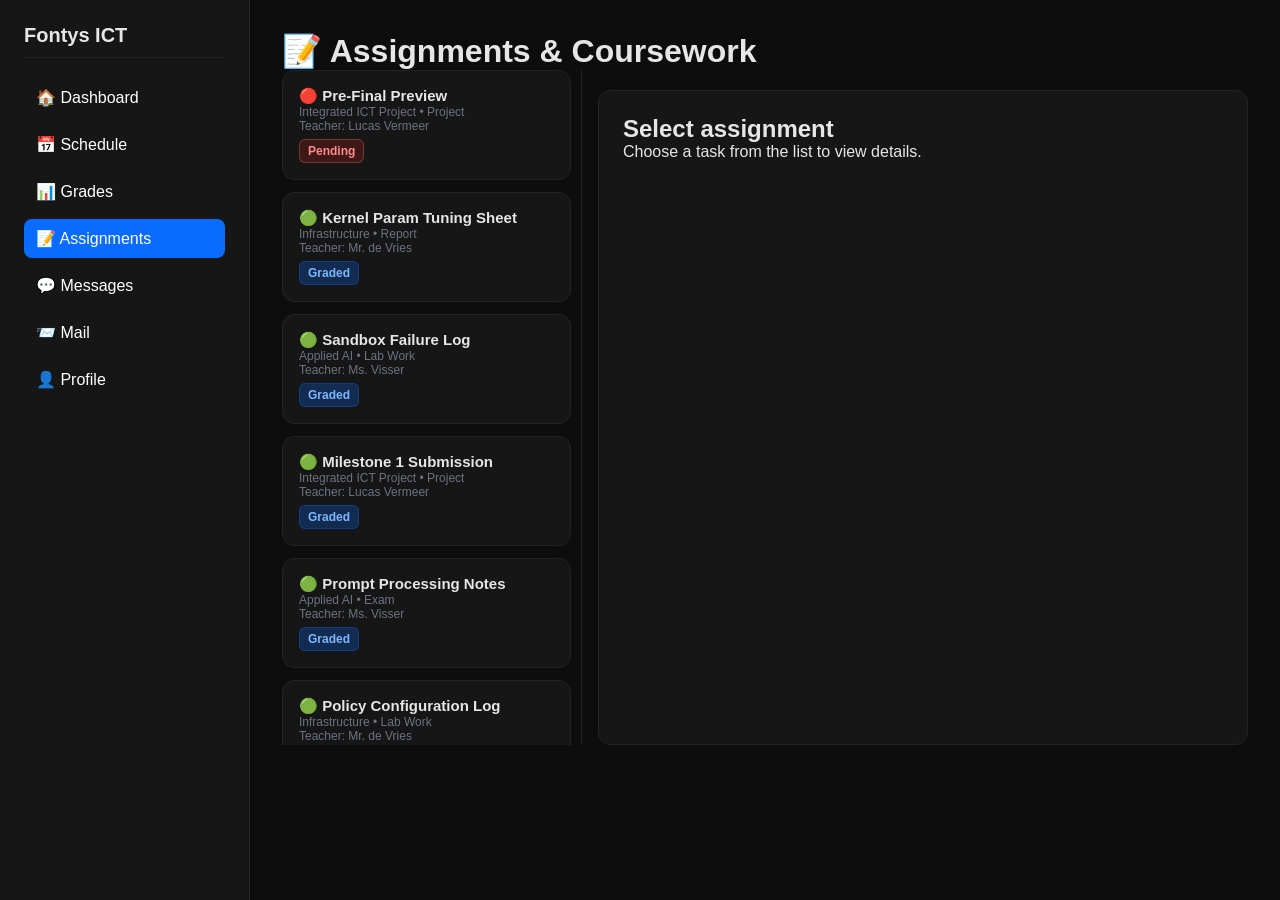
<file: assignments.html>
<!DOCTYPE html>
<html lang="en">
<head>
<meta charset="UTF-8">
<title>📝 Assignments</title>
<link rel="stylesheet" href="style.css">
<script src="script.js" defer></script>
<script src="assignments.js" defer></script>
</head>
<body>

<span id="burger" onclick="menuToggle()">☰</span>

<div class="app">

<aside>
<div class="nav-title">Fontys ICT</div>
<nav>
<a href="index.html">🏠 Dashboard</a>
<a href="schedule.html">📅 Schedule</a>
<a href="grades.html">📊 Grades</a>
<a class="active" href="assignments.html">📝 Assignments</a>
<a href="messages.html">💬 Messages</a>
<a href="mail.html">📨 Mail</a>
<a href="profile.html">👤 Profile</a>
</nav>
</aside>

<main>
<h1>📝 Assignments & Coursework</h1>

<div class="assign-layout">

  <!-- LEFT LIST -->
  <div class="assign-sidebar" id="assignList"></div>

  <!-- RIGHT PANEL (EMPTY, JS FILLS IT) -->
  <div class="assign-view" id="assignView">
      <h2>Select assignment</h2>
      <p class="muted">Choose a task from the list to view details.</p>
  </div>

</div>

</main>
</div>

</body>
</html>
</file>
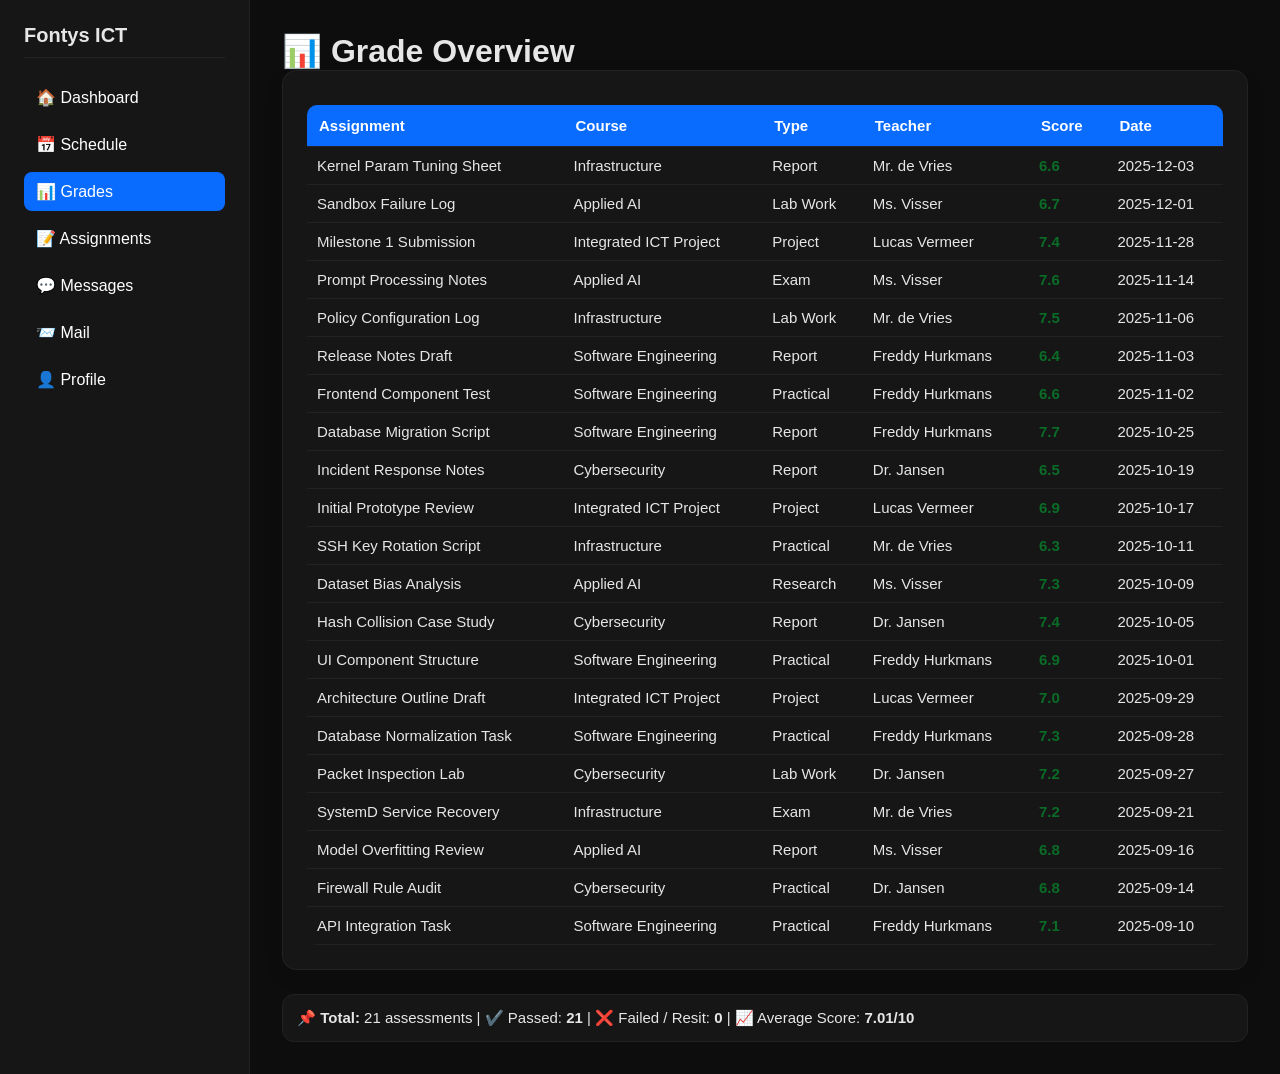
<file: grades.html>
<!DOCTYPE html>
<html lang="en">
<head>
<meta charset="UTF-8">
<title>📊 Grades</title>

<link rel="stylesheet" href="style.css">
<script src="script.js" defer></script>
<script src="grades.js" defer></script>
</head>

<body>
<span id="burger" onclick="menuToggle()">☰</span>

<div class="app">
  
  <aside>
    <div class="nav-title">Fontys ICT</div>
    <nav>
      <a href="index.html">🏠 Dashboard</a>
      <a href="schedule.html">📅 Schedule</a>
      <a href="grades.html" class="active">📊 Grades</a>
      <a href="assignments.html">📝 Assignments</a>
      <a href="messages.html">💬 Messages</a>
      <a href="mail.html">📨 Mail</a>
      <a href="profile.html">👤 Profile</a>
    </nav>
  </aside>

  <main>
    <h1>📊 Grade Overview</h1>

    <!-- MAIN GRADE TABLE -->
    <div class="card">
      <table class="grades-table">
        <thead>
          <tr>
            <th>Assignment</th>
            <th>Course</th>
            <th>Type</th>
            <th>Teacher</th>
            <th>Score</th>
            <th>Date</th>
          </tr>
        </thead>

        <!-- JS injects rows here -->
        <tbody id="grades_table"></tbody>

      </table>
    </div>

    <!-- SUMMARY LINE -->
    <div id="gradeStats" class="grade-summary"></div>

  </main>

</div>

</body>
</html>
</file>
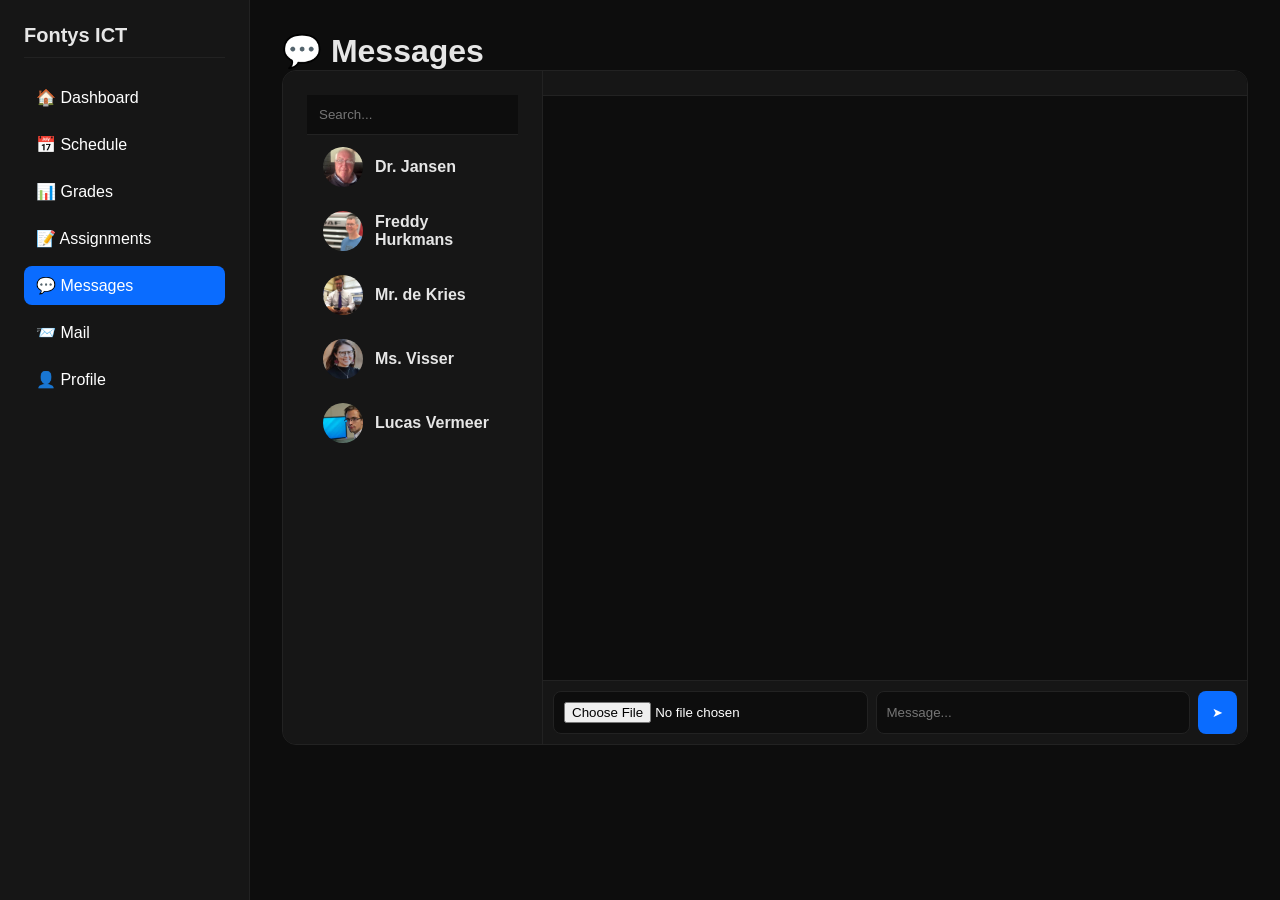
<file: messages.html>
<!DOCTYPE html>
<html lang="en">
<head>
<meta charset="UTF-8">
<title>💬 Messages</title>
<link rel="stylesheet" href="style.css">
<script src="script.js?v=11" defer></script>
</head>
<body>
<span id="burger" onclick="menuToggle()">☰</span>

<div class="app">
<aside>
<div class="nav-title">Fontys ICT</div>
<nav>
<a href="index.html">🏠 Dashboard</a>
<a href="schedule.html">📅 Schedule</a>
<a href="grades.html">📊 Grades</a>
<a href="assignments.html">📝 Assignments</a>
<a class="active" href="messages.html">💬 Messages</a>
<a href="mail.html">📨 Mail</a>
<a href="profile.html">👤 Profile</a>
</nav>
</aside>

<main>
<h1>💬 Messages</h1>

<div class="msg-layout">

  <!-- CONTACT LIST -->
  <aside class="msg-sidebar" id="chatList">

    <div class="msg-search"><input type="text" placeholder="Search..."></div>

    <div class="msg-person" onclick="openDialog('jansen')">
      <img src="q3.png" class="avatar img">
      <div class="info">
        <b>Dr. Jansen</b>
        <small id="prev-jansen"></small>
      </div>
      <span class="badge" id="new-jansen" style="display:none;">1</span>
    </div>

    <div class="msg-person" onclick="openDialog('hurkmans')">
      <img src="q1.png" class="avatar img">
      <div class="info">
        <b>Freddy Hurkmans</b>
        <small id="prev-hurkmans"></small>
      </div>
      <span class="badge" id="new-hurkmans" style="display:none;">1</span>
    </div>

    <div class="msg-person" onclick="openDialog('devries')">
      <img src="q4.png" class="avatar img">
      <div class="info">
        <b>Mr. de Kries</b>
        <small id="prev-devries"></small>
      </div>
    </div>

    <div class="msg-person" onclick="openDialog('visser')">
      <img src="q5.png" class="avatar img">
      <div class="info">
        <b>Ms. Visser</b>
        <small id="prev-visser"></small>
      </div>
    </div>

    <div class="msg-person" onclick="openDialog('vermeer')">
      <img src="q2.png" class="avatar img">
      <div class="info">
        <b>Lucas Vermeer</b>
        <small id="prev-vermeer"></small>
      </div>
    </div>

  </aside>

  <!-- CHAT WINDOW -->
  <section class="msg-window">
    <header class="msg-topbar">
      
      <div>
        <h2 id="chatTitle"></h2>
        <span id="chatSubtitle"></span>
      </div>
    </header>

    <div class="msg-messages" id="chatWindow"></div>

    <footer class="msg-input-area">
      <input type="file" id="fileUpload">
      <input id="chatInput" placeholder="Message...">
      <button id="sendMsg">➤</button>
    </footer>
  </section>

</div>
</main>
</div>
</body>
</html>
</file>
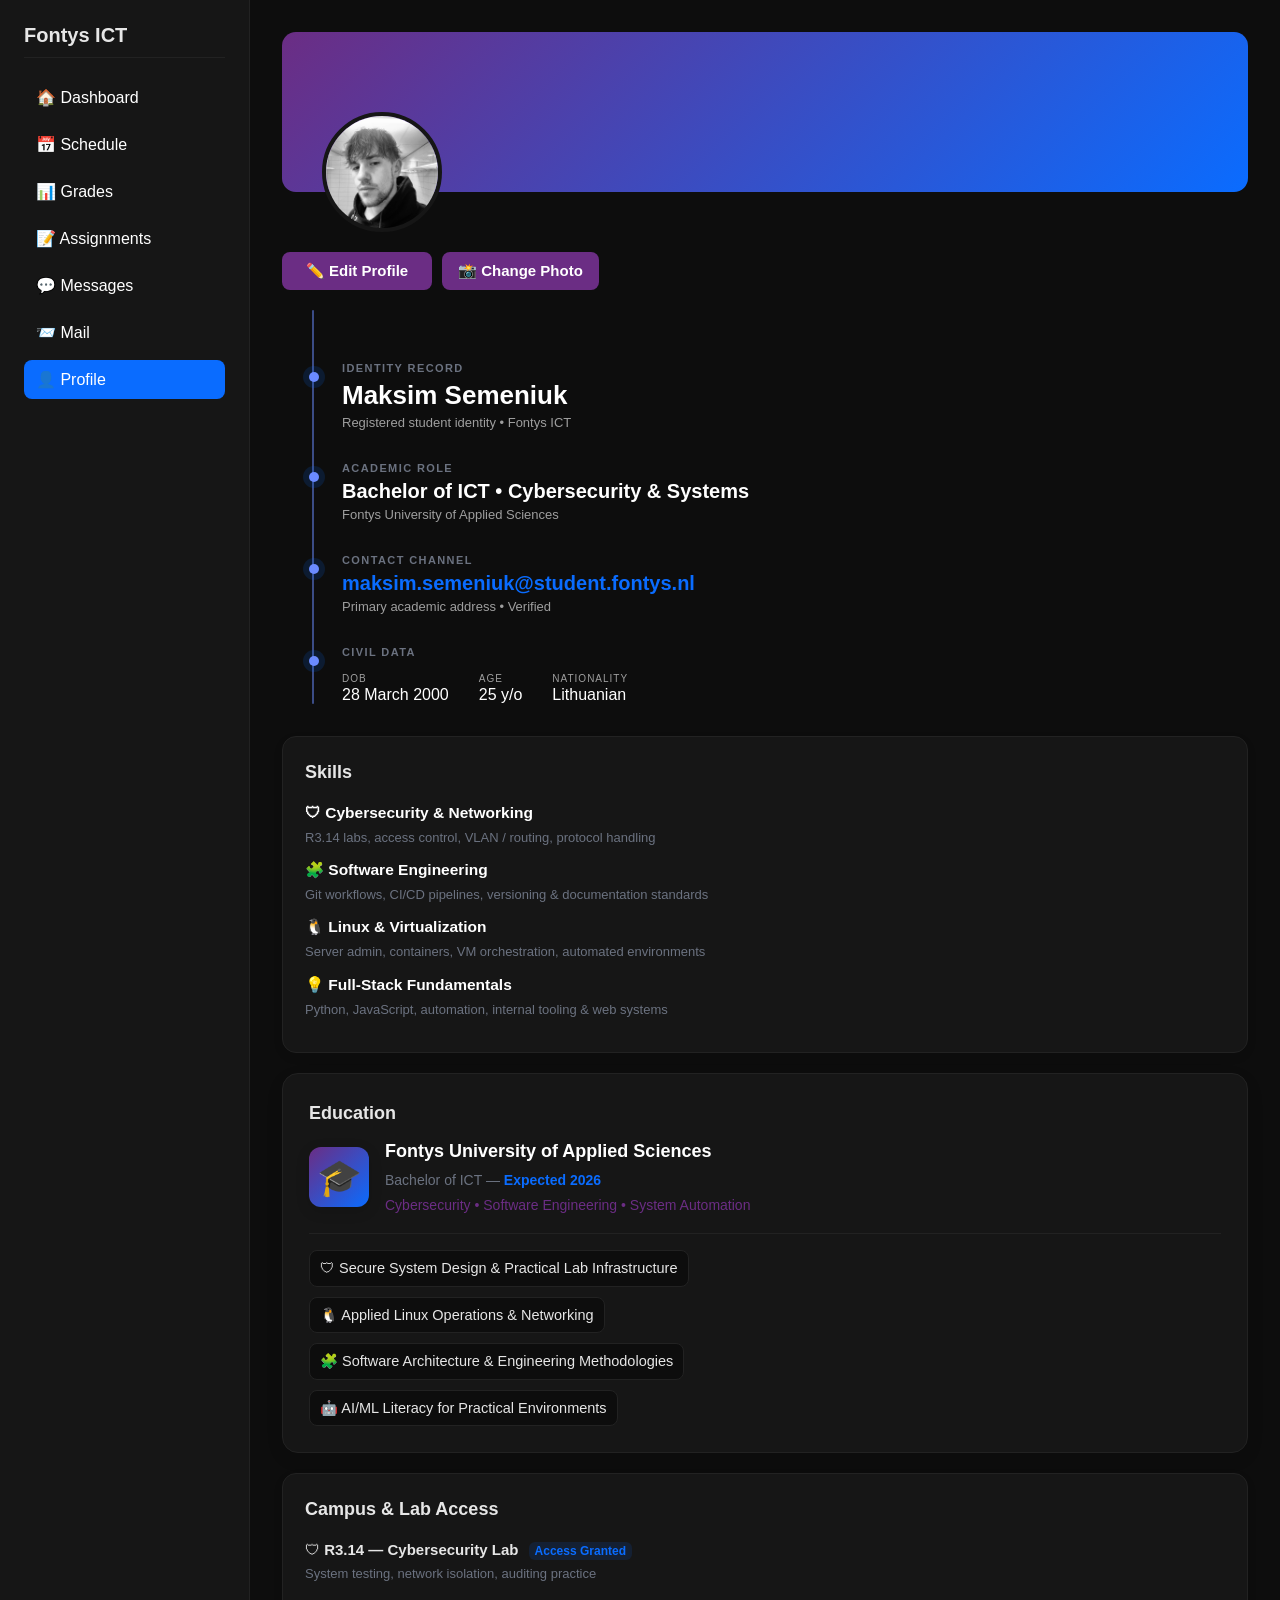
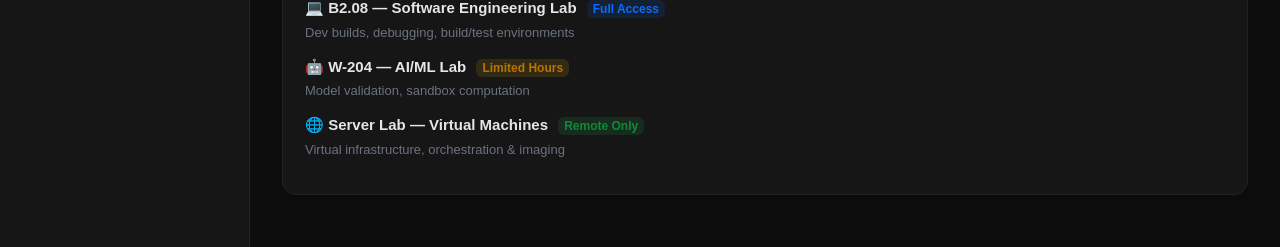
<file: profile.html>
<!DOCTYPE html>
<html lang="en">
<head>
<meta charset="UTF-8">
<title>👤 Student Profile</title>
<link rel="stylesheet" href="style.css">
<script src="script.js" defer></script>
</head>
<body>

<span id="burger" onclick="menuToggle()">☰</span>

<div class="app">

<aside>
<div class="nav-title">Fontys ICT</div>
<nav>
<a href="index.html">🏠 Dashboard</a>
<a href="schedule.html">📅 Schedule</a>
<a href="grades.html">📊 Grades</a>
<a href="assignments.html">📝 Assignments</a>
<a href="messages.html">💬 Messages</a>
<a href="mail.html">📨 Mail</a>
<a class="active" href="profile.html">👤 Profile</a>
</nav>
</aside>

<main class="profile-main">

<!-- HEADER -->
<div class="profile-header">
    <div class="profile-banner"></div>

    <div class="profile-avatar-wrap">
        <img id="avatarPreview" class="profile-avatar" src="avatar.png" alt="avatar">
    </div>
</div>


<!-- ACTION BAR (Edit + Change Photo) -->
<div class="profile-actions">
    <button id="editProfileBtn" class="edit-btn">✏️ Edit Profile</button>

    <label class="avatar-side-btn">
        📸 Change Photo
        <input type="file" id="avatarUpload" accept="image/*">
    </label>
</div>


<!-- ===== PROFILE INFORMATION (FULL REWORK) ===== -->
<section class="identity-block">

  <div class="id-line"></div>

  <div class="id-section">
    <h4 class="id-label">IDENTITY RECORD</h4>
    <div class="id-value name">Maksim Semeniuk</div>
    <div class="id-meta">Registered student identity • Fontys ICT</div>
  </div>

  <div class="id-section">
    <h4 class="id-label">ACADEMIC ROLE</h4>
    <div class="id-value">Bachelor of ICT • Cybersecurity & Systems</div>
    <div class="id-meta">Fontys University of Applied Sciences</div>
  </div>

  <div class="id-section">
    <h4 class="id-label">CONTACT CHANNEL</h4>
    <div class="id-value contact">maksim.semeniuk@student.fontys.nl</div>
    <div class="id-meta">Primary academic address • Verified</div>
  </div>

  <div class="id-section">
    <h4 class="id-label">CIVIL DATA</h4>
    <div class="id-grid">
      <div class="id-group">
        <span>DOB</span>
        <p>28 March 2000</p>
      </div>
      <div class="id-group">
        <span>AGE</span>
        <p>25 y/o</p>
      </div>
      <div class="id-group">
        <span>NATIONALITY</span>
        <p>Lithuanian</p>
      </div>
    </div>
  </div>

</section>



<!-- SKILLS (locked) -->
<div class="profile-section pretty-block">
  <h3>Skills</h3>
  <ul class="pretty-list">
    <li><span>🛡 Cybersecurity & Networking</span><br><small>R3.14 labs, access control, VLAN / routing, protocol handling</small></li>
    <li><span>🧩 Software Engineering</span><br><small>Git workflows, CI/CD pipelines, versioning & documentation standards</small></li>
    <li><span>🐧 Linux & Virtualization</span><br><small>Server admin, containers, VM orchestration, automated environments</small></li>
    <li><span>💡 Full-Stack Fundamentals</span><br><small>Python, JavaScript, automation, internal tooling & web systems</small></li>
  </ul>
</div>

<!-- EDUCATION (locked / redesigned) -->
<div class="profile-section edu-block">
  <h3>Education</h3>

  <div class="edu-header">
    <div class="edu-icon">🎓</div>
    <div class="edu-info">
      <div class="edu-title">Fontys University of Applied Sciences</div>
      <div class="edu-sub">Bachelor of ICT — <span>Expected 2026</span></div>
      <div class="edu-focus">Cybersecurity • Software Engineering • System Automation</div>
    </div>
  </div>

  <hr class="edu-line">

  <ul class="edu-list">
    <li><span>🛡 Secure System Design & Practical Lab Infrastructure</span></li>
    <li><span>🐧 Applied Linux Operations & Networking</span></li>
    <li><span>🧩 Software Architecture & Engineering Methodologies</span></li>
    <li><span>🤖 AI/ML Literacy for Practical Environments</span></li>
  </ul>
</div>


<!-- LAB ACCESS (locked) -->
<div class="profile-section pretty-block">
  <h3>Campus & Lab Access</h3>
  <div class="pretty-labs">
    <div>🛡 <b>R3.14 — Cybersecurity Lab</b> <span class="tag allowed">Access Granted</span><br><small>System testing, network isolation, auditing practice</small></div>
    <div>💻 <b>B2.08 — Software Engineering Lab</b> <span class="tag allowed">Full Access</span><br><small>Dev builds, debugging, build/test environments</small></div>
    <div>🤖 <b>W-204 — AI/ML Lab</b> <span class="tag limited">Limited Hours</span><br><small>Model validation, sandbox computation</small></div>
    <div>🌐 <b>Server Lab — Virtual Machines</b> <span class="tag remote">Remote Only</span><br><small>Virtual infrastructure, orchestration & imaging</small></div>
  </div>
</div>




</main>
</div>

</body>
</html>
</file>
<file: style.css>
:root{
  --primary:#6b2d84;
  --secondary:#0a6cff;
  --bg:#f4f6fa;
  --card:#ffffff;
  --text:#1f2937;
  --muted:#6b7280;
  --border:#e5e7eb;
  --danger:#b91c1c;
}

/* DARK THEME */
[data-theme="dark"]{
  --bg:#0f0f0f;
  --card:#1c1c1c;
  --text:#e6e6e6;
  --border:#2d2d2d;
}

/* GLOBAL */
*{margin:0;padding:0;box-sizing:border-box}
body{font-family:Inter,sans-serif;background:var(--bg);color:var(--text);}
a{text-decoration:none}

/* LAYOUT */
.app{display:flex;min-height:100vh}
aside{
  width:250px;background:var(--card);
  border-right:1px solid var(--border);
  padding:24px;display:flex;flex-direction:column;
}
.nav-title{
  font-weight:700;font-size:20px;margin-bottom:20px;
  border-bottom:1px solid var(--border);padding-bottom:10px;
}
.nav-section{margin-top:20px;margin-bottom:4px;font-size:12px;color:var(--muted);text-transform:uppercase}
aside nav a{
  display:flex;gap:10px;align-items:center;
  padding:10px 12px;border-radius:8px;margin-bottom:8px;
  color:var(--text);
}
aside nav a:hover,aside nav a.active{
  background:var(--secondary);color:white;
}

/* MOBILE MENU */
#burger{display:none}
@media(max-width:900px){
  .app{flex-direction:column}
  aside{
    position:fixed;left:-250px;top:0;height:100vh;
    transition:.3s;z-index:50;
  }
  aside.open{left:0}
  #burger{
    display:block;position:fixed;top:16px;left:16px;
    font-size:26px;cursor:pointer;z-index:60;
  }
}

/* MAIN AREA */
main{flex:1;padding:32px;}
.card{
  background:var(--card);border-radius:14px;padding:24px;
  border:1px solid var(--border);
  box-shadow:0 8px 24px rgba(0,0,0,.05);
  margin-bottom:24px;
}

/* CALENDAR */
.month-grid{
  display:grid;grid-template-columns:repeat(7,1fr);
  gap:6px;margin-top:10px;
}
.day-header{
  background:var(--secondary);color:white;
  text-align:center;padding:6px;border-radius:8px;font-weight:600;
}
.day{background:var(--card);padding:10px;border-radius:8px;border:1px solid var(--border)}
.lesson{font-size:12px;color:var(--secondary);margin-top:6px;font-weight:600}

/* CHAT */
.chat-container{
  background:var(--card);padding:16px;border-radius:14px;
  border:1px solid var(--border);height:70vh;
  display:flex;flex-direction:column;
}
.chat-messages{flex:1;overflow:auto;margin-bottom:12px;}
.msg{
  padding:10px 14px;margin-bottom:10px;border-radius:12px;max-width:70%;
}
.from-teacher{background:var(--secondary);color:white;align-self:flex-start}
.from-student{background:var(--primary);color:white;align-self:flex-end}
.chat-input{display:flex;gap:6px}
.chat-input input{flex:1;padding:10px;border-radius:8px;border:1px solid var(--border)}
.chat-input button{padding:10px 14px;border:none;background:var(--secondary);color:white;border-radius:8px;cursor:pointer}

/* MAIL */
.mail-layout{display:flex;height:70vh;border:1px solid var(--border);border-radius:14px;overflow:hidden}
.mail-sidebar{width:180px;background:var(--card);border-right:1px solid var(--border)}
.mail-sidebar button{
  display:block;width:100%;padding:12px;background:none;border:none;
  text-align:left;cursor:pointer;color:var(--text);
}
.mail-sidebar button:hover{background:var(--secondary);color:white}
.mail-list{width:260px;border-right:1px solid var(--border);overflow-y:auto}
.mail-item{
  padding:12px;border-bottom:1px solid var(--border);
  cursor:pointer;
}
.mail-item:hover{background:var(--secondary);color:white}
.mail-content{flex:1;padding:20px;overflow-y:auto}

/* ASSIGNMENTS */
.assignment{
  padding:14px;border-radius:10px;border:1px solid var(--border);
  background:var(--card);margin-bottom:10px;cursor:pointer;
}
.assignment-details{
  padding:12px;background:var(--bg);margin-top:10px;border-radius:8px;display:none;
}

/* UPLOAD */
.upload-box{
  text-align:center;border:1px dashed var(--border);
  padding:12px;margin-top:10px;border-radius:8px;
}

/* ===== WHATSAPP CHAT STYLE ===== */

.chat-container.whatsapp{
  border-radius:20px;
  border:1px solid var(--border);
  overflow:hidden;
  background:var(--card);
  position:relative;
}

.chat-messages .msg-wrap{
  display:flex;
  align-items:flex-end;
  margin-bottom:14px;
}

.msg-avatar{
  width:32px;height:32px;border-radius:50%;
  margin:0 8px;
  background:#d9d9d9;
  display:flex;justify-content:center;align-items:center;
  font-size:14px;font-weight:600;
}

.msg-box{
  max-width:70%;padding:10px 14px;border-radius:14px;
  font-size:14px;line-height:1.3;
}

.teacher-msg .msg-box{
  background:#e6f0ff;color:#1d3b8b;border-bottom-left-radius:4px;
}
.student-msg .msg-box{
  background:#dcf8c6;color:#055d33;margin-left:auto;border-bottom-right-radius:4px;
}

.msg-time{
  font-size:11px;color:var(--muted);
  margin-top:4px;
}

.msg-wrap.teacher-msg{justify-content:flex-start;}
.msg-wrap.student-msg{justify-content:flex-end;}

/* ===== WHATSAPP MULTI-CHAT UI ===== */

.chat-layout{
  display:flex;
  border:1px solid var(--border);
  border-radius:14px;
  background:var(--card);
  overflow:hidden;
  height:70vh;
}

.chat-list{
  width:240px;
  border-right:1px solid var(--border);
  overflow-y:auto;
  background:var(--card);
}

.chat-person{
  display:flex;gap:12px;align-items:center;
  padding:14px;border-bottom:1px solid var(--border);
  cursor:pointer;
}
.chat-person:hover{background:var(--secondary);color:white}

.chat-avatar{
  width:40px;height:40px;border-radius:50%;
  background:var(--primary);
  display:flex;align-items:center;justify-content:center;
  color:white;font-weight:600;font-size:18px;
}

.chat-window{
  flex:1;display:flex;flex-direction:column;
  background:var(--card);
}

/* FILE MESSAGE STYLE */
.msg-file{
  border:1px solid var(--border);
  padding:8px;
  background:#fff;
  border-radius:10px;
  margin-top:6px;
  font-size:13px;
  color:#0a6cff;
  cursor:pointer;
}

/* IMAGE THUMB */
.msg-img{
  max-width:160px;
  border-radius:10px;
  margin-top:6px;
}

/* BADGES LIKE WHATSAPP */
.chat-person{
  position:relative;
}
.chat-badge{
  position:absolute;
  right:12px;
  top:10px;
  background:#e60000;
  color:white;
  font-size:11px;
  padding:2px 6px;
  border-radius:10px;
  font-weight:700;
}

.fake-link {
  color:#0a6cff;
  text-decoration:underline;
  cursor:pointer;
}
.fake-link:hover {
  opacity:0.7;
}

/* MAIL UI IMPROVEMENTS */
.mail-item {
  padding:14px 16px;
  display:flex;
  flex-direction:column;
  gap:4px;
  border-bottom:1px solid var(--border);
  cursor:pointer;
  transition:background .15s;
}
.mail-item:hover {background:#eef4ff;}

.mail-item.active {
  background:#dbe7ff;
  border-left:4px solid var(--secondary);
  padding-left:12px;
}

.mail-item small {
  color:var(--muted);
  font-size:12px;
}

.mail-header {
  border-bottom:1px solid var(--border);
  padding-bottom:10px;
  margin-bottom:14px;
}
.mail-header h2 {
  font-size:20px;
  margin-bottom:6px;
}
.mail-header-details {
  color:var(--muted);
  font-size:13px;
}
.mail-body {
  line-height:1.55;
  font-size:15px;
}
.mail-unread::before {
  content:"🟣";
  margin-right:6px;
}

.mail-content,
.mail-header,
.mail-body {
  background: var(--card) !important;
  color: var(--text) !important;
}
 .mail-item.active {
  background: var(--secondary);
  color: #fff;
}

.mail-content, .mail-header, .mail-body {
  background: var(--card) !important;
  color: var(--text) !important;
}

/* ===========================
   OUTLOOK / TEAMS STYLE MAIL
=========================== */

.mail-app {
  background: var(--bg);
}

.mail-main {
  display: flex;
  flex-direction: column;
  flex: 1;
  background: var(--bg);
}

/* TOP PANEL */
.mail-topbar {
  display: flex;
  align-items: center;
  justify-content: space-between;
  background: var(--card);
  border-bottom: 1px solid var(--border);
  padding: 10px 18px;
}
.mail-btn {
  background: var(--secondary);
  border: none;
  padding: 8px 14px;
  border-radius: 8px;
  color: #fff;
  cursor: pointer;
}
.mail-title {
  font-weight: 600;
  font-size: 16px;
}
.mail-account {
  font-size: 12px;
  color: var(--muted);
}

/* 3 COLUMNS */
.mail-columns {
  display: grid;
  grid-template-columns: 180px 300px auto;
  height: calc(100vh - 120px);
  border-top: 1px solid var(--border);
}

/* FOLDERS */
.mail-folders {
  background: var(--card);
  border-right: 1px solid var(--border);
  padding: 12px;
}
.folder {
  padding: 10px;
  cursor: pointer;
  border-radius: 6px;
}
.folder.active,
.folder:hover {
  background: var(--secondary);
  color: #fff;
}

/* LIST */
.mail-list {
  background: var(--card);
  border-right: 1px solid var(--border);
  overflow-y: auto;
}
.mail-item {
  padding: 12px;
  border-bottom: 1px solid var(--border);
  cursor: pointer;
}
.mail-item.active {
  background: var(--secondary);
  color: #fff;
}
.mail-item:hover {
  background: rgba(10,108,255,0.12);
}

/* READER */
.mail-reader {
  padding: 20px;
  overflow-y: auto;
  background: var(--card);
}
.mail-body {
  padding-top: 10px;
  line-height: 1.5;
}

/* DARK MODE FIX */
html[data-theme="dark"],
[data-theme="dark"] .mail-columns,
[data-theme="dark"] .mail-reader,
[data-theme="dark"] .mail-topbar {
  background: var(--bg) !important;
  color: var(--text) !important;
}

.mail-middle{
  display:flex;
  flex-direction:column;
  border-right:1px solid var(--border);
}

.mail-search{
  width:100%;
  padding:10px;
  background:var(--bg);
  border:none;
  border-bottom:1px solid var(--border);
  color:var(--text);
  outline:none;
  font-size:14px;
}
[data-theme="dark"] .mail-search{
  background:#111;
  color:#fff;
  border-bottom:1px solid #333;
}

.mail-badge{
  background:#e60000;
  color:white;
  font-size:11px;
  padding:2px 6px;
  border-radius:10px;
  margin-left:6px;
}

.mail-actions{
  display:flex;
  gap:10px;
  margin:10px 0;
}
.mail-actions button{
  padding:6px 12px;
  background:var(--secondary);
  border:none;
  border-radius:6px;
  color:white;
  cursor:pointer;
  font-size:13px;
}

.mail-attachment{
  margin-top:15px;
  padding:10px;
  border:1px solid var(--border);
  background:var(--card);
  border-radius:6px;
  cursor:pointer;
  color:var(--secondary);
}
.mail-attachment:hover{
  opacity:.8;
}

.chat-avatar-img{
  width:40px;height:40px;border-radius:50%;
  object-fit:cover;margin-right:10px;
}

/* ===== PROFILE ===== */
.profile-main {padding:32px;}
.profile-header {position:relative;margin-bottom:60px;}
.profile-banner {
  height:160px;border-radius:14px;
  background:linear-gradient(135deg,#6b2d84,#0a6cff);
}
.profile-avatar-wrap {
  position:absolute;bottom:-40px;left:40px;
  display:flex;align-items:center;gap:12px;
}
.profile-avatar {
  width:120px;height:120px;border-radius:50%;
  border:4px solid var(--card);object-fit:cover;
}

/* BUTTONS unified */
.profile-actions{
  display:flex;
  gap:10px;
  margin:20px 0;
}

/* ОДНА СТИЛИСТИКА ДЛЯ ОБЕИХ КНОПОК */
.edit-btn,
.avatar-side-btn {
  background:var(--primary);
  color:white;
  padding:10px 16px;
  border-radius:8px;
  border:none;
  cursor:pointer;
  font-weight:600;
  font-size:15px;
  min-width:150px;   /* одинаковая ширина */
  text-align:center;
  transition:0.2s;
}

/* Hover эффект */
.edit-btn:hover,
.avatar-side-btn:hover {
  opacity:0.85;
}

.avatar-side-btn input {display:none;}

/* REST */
.profile-card {
  background:var(--card);padding:20px;border-radius:14px;
  border:1px solid var(--border);margin:40px 0 20px 0;
}
.profile-role {color:var(--muted);margin-bottom:4px;}
.profile-email {font-weight:500;margin-top:6px;}

.profile-section {
  background:var(--card);padding:20px;margin:20px 0;
  border-radius:14px;border:1px solid var(--border);
}
.profile-skills li,.profile-labs li {margin:6px 0;}

.edit-field, .edit-area{
  width:100%;background:var(--card);
  border:1px solid var(--border);
  padding:8px;margin:6px 0;border-radius:6px;
}
.edit-field:focus, .edit-area:focus{
  outline:2px solid var(--primary);
}
.edit-area{min-height:100px;resize:vertical;}

.profile-info-block {
  background: var(--card);
  padding: 22px;
  border-radius: 14px;
  border: 1px solid var(--border);
  display: flex;
  flex-direction: column;
  gap: 14px;
}

.profile-row {
  display: flex;
  flex-direction: column;
  gap: 4px;
}

.profile-row label {
  font-size: 13px;
  color: var(--muted);
  text-transform: uppercase;
  letter-spacing: .5px;
}

.profile-static-field {
  background: var(--bg);
  border: 1px solid var(--border);
  padding: 10px 14px;
  border-radius: 8px;
  font-weight: 500;
  cursor: default;
  user-select: none;
}

.profile-info-block hr {
  border: none;
  border-bottom: 1px solid var(--border);
  margin: 8px 0;
}

.profile-section {
  background: var(--card);
  padding: 20px;
  margin: 20px 0;
  border-radius: 14px;
  border: 1px solid var(--border);
}

.profile-section h3 {
  margin-bottom: 10px;
  font-size: 18px;
  font-weight: 600;
}

/* editable ABOUT */
.profile-editable-area {
  width: 100%;
  background: var(--card);
  border: 1px solid var(--secondary);
  padding: 12px;
  border-radius: 8px;
  min-height: 120px;
  font-size: 14px;
  resize: vertical;
}

/* STATIC LOCKED SECTIONS */
.profile-static-area {
  background: var(--bg);
  border: 1px solid var(--border);
  padding: 12px;
  border-radius: 8px;
  white-space: pre-line;
  font-size: 14px;
  color: var(--text);
  user-select: none;
  cursor: default;
}
.profile-static-area:focus {
  outline: none;
}

/* FONT */
* { font-family:"Inter",sans-serif; }

/* IMPROVED BLOCK STYLE */
.pretty-block {
  background: var(--card);
  border:1px solid var(--border);
  border-radius:14px;
  padding:22px;
  line-height:1.55;
  box-shadow:0 4px 12px rgba(0,0,0,0.05);
}

.pretty-block h3 {
  font-size:18px;
  font-weight:600;
  margin-bottom:14px;
}

/* TEXT + LIST */
.pretty-text, .pretty-list li {
  font-size:15px;
  margin-bottom:10px;
  color:var(--text);
}

.pretty-list {
  list-style:none;
  padding:0;
}
.pretty-list li span {
  font-weight:600;
  font-size:15.5px;
}
.pretty-list li small {
  color:var(--muted);
  font-size:13px;
}

/* LAB TAGS */
.tag {
  padding:2px 6px;
  border-radius:6px;
  font-size:12px;
  font-weight:600;
  margin-left:6px;
}
.allowed { background:#0a6cff20; color:#0a6cff; }
.limited { background:#ffb30020; color:#b87400; }
.remote  { background:#22c55e20; color:#0f8a39; }

.pretty-labs div {
  margin:12px 0;
  font-size:15px;
}
.pretty-labs small {
  color:var(--muted);
  font-size:13px;
}

/* ===== EDUCATION REDESIGN ===== */
.edu-block {
  background:var(--card);
  border:1px solid var(--border);
  border-radius:16px;
  padding:26px;
  box-shadow:0 6px 20px rgba(0,0,0,0.06);
  line-height:1.55;
}

.edu-header {
  display:flex;
  align-items:center;
  gap:16px;
  margin-bottom:12px;
}

.edu-icon {
  font-size:36px;
  width:60px;height:60px;
  background:linear-gradient(135deg,#6b2d84,#0a6cff);
  border-radius:12px;
  color:white;
  display:flex;align-items:center;justify-content:center;
  box-shadow:0 4px 14px rgba(0,0,0,0.15);
}

.edu-info {display:flex;flex-direction:column;gap:4px;}

.edu-title {
  font-size:18px;
  font-weight:700;
  color:var(--text);
}

.edu-sub {
  font-size:14px;
  font-weight:500;
  color:var(--muted);
}

.edu-sub span {color:#0a6cff;font-weight:600;}

.edu-focus {
  font-size:14px;
  font-weight:500;
  color:#6b2d84;
}

.edu-line {
  border:none;
  border-bottom:1px solid var(--border);
  margin:16px 0;
}

.edu-list {
  list-style:none;
  padding:0;
  margin:0;
  display:flex;
  flex-direction:column;
  gap:10px;
}

.edu-list li span {
  background:var(--bg);
  padding:6px 10px;
  border-radius:8px;
  display:inline-block;
  border:1px solid var(--border);
  font-size:14.5px;
}

/* ===== PROFILE REFINED LOOK ===== */

.modern-info {
  background: var(--card);
  border: 1px solid var(--border);
  border-radius: 16px;
  padding: 28px;
  display: flex;
  flex-direction: column;
  gap: 18px;
  box-shadow: 0 6px 20px rgba(0,0,0,.06);
  font-size: 15px;
}

.info-line {
  display: flex;
  justify-content: space-between;
  align-items: flex-start;
  border-bottom: 1px solid var(--border);
  padding-bottom: 10px;
}

.info-label {
  flex-shrink: 0;
  width: 200px;
  font-weight: 600;
  letter-spacing: -0.2px;
  color: var(--muted);
}

.info-value {
  flex: 1;
  font-weight: 500;
  background: var(--bg);
  padding: 10px 14px;
  border-radius: 8px;
  border: 1px solid var(--border);
}

.divider {
  border: none;
  border-bottom: 1px solid var(--border);
  margin: 10px 0;
}

/* ===== IDENTITY PANEL ===== */
.identity-block {
  position: relative;
  padding: 20px 0 0 60px;
  font-family: "Inter", sans-serif;
  color: var(--text);
}

.id-line {
  position: absolute;
  left: 30px;
  top: 0;
  bottom: 0;
  width: 2px;
  background: var(--secondary);
  opacity: .5;
  border-radius: 2px;
}

.id-section {
  margin: 32px 0;
  position: relative;
}

.id-section::before {
  content:"";
  position:absolute;
  left:-33px;
  top:10px;
  width:10px;
  height:10px;
  background:var(--secondary);
  border-radius:50%;
  box-shadow:0 0 0 6px rgba(10,108,255,.15);
}

.id-label {
  font-size: 11px;
  font-weight: 700;
  letter-spacing: 1.4px;
  color: var(--muted);
  text-transform: uppercase;
  margin-bottom: 6px;
}

.id-value {
  font-size: 20px;
  font-weight: 600;
  color: var(--text);
  margin-bottom: 4px;
}

.id-value.name {
  font-size: 26px;
  font-weight: 700;
}

.id-value.contact {
  color: var(--secondary);
}

.id-meta {
  font-size: 13px;
  opacity: .6;
}

.id-grid {
  display:flex;
  gap: 30px;
  margin-top: 10px;
}

.id-group span {
  font-size: 10px;
  text-transform: uppercase;
  opacity:.6;
  letter-spacing:1px;
}

.id-group p {
  font-size: 16px;
  font-weight:500;
}

/* DARK MODE TUNING */
[data-theme="dark"] .id-line {background:#6b8bff;}
[data-theme="dark"] .id-section::before {background:#6b8bff;}

.assignment{
  background:var(--card);border:1px solid var(--border);
  padding:14px;border-radius:10px;margin-bottom:10px;cursor:pointer;
}
.assignment:hover{border-color:var(--secondary);}

.status{font-size:12px;margin-top:6px;}
.status.pending{color:#b91c1c;}
.status.submitted{color:#b8860b;}
.status.graded{color:#0a6cff;font-weight:600;}

.assign-view{
  margin-top:20px;background:var(--card);padding:20px;
  border:1px solid var(--border);border-radius:14px;
}

.submit-btn{
  margin-top:8px;background:var(--secondary);color:white;
  border:none;padding:10px 14px;border-radius:8px;cursor:pointer;
}

.grade-box{
  margin-top:14px;padding:12px;border-radius:10px;
  background:#e6f0ff;border-left:4px solid var(--secondary);
}

.grades-table{
  width:100%;border-collapse:collapse;background:var(--card);
}
.grades-table th, .grades-table td{padding:12px;border-bottom:1px solid var(--border);}
.grades-table th{background:var(--secondary);color:white;text-align:left;}

/* === GRADES UI === */
.grades-table {width:100%;border-collapse:collapse;margin-top:10px;}
.grades-table th, .grades-table td {
  padding:10px;border-bottom:1px solid var(--border);
}
.grade-pass {color:#0a6c27;font-weight:700;}
.grade-fail {color:#b91c1c;font-weight:700;}
.grade-summary {
  margin-top:20px;font-size:16px;padding:10px;
  background:var(--card);border-radius:8px;border:1px solid var(--border);
}

/* ================= ASSIGNMENTS NEW UI ================= */
.assign-layout{
  display:flex;gap:16px;height:75vh;
}

.assign-sidebar{
  width:300px;
  border-right:1px solid var(--border);
  overflow-y:auto;
  padding-right:10px;
}

.assignment-card{
  background:var(--card);
  padding:16px;
  border-radius:12px;
  border:1px solid var(--border);
  margin-bottom:12px;
  cursor:pointer;
  transition:.2s;
}
.assignment-card:hover{
  border-color:var(--secondary);
  background:rgba(10,108,255,0.08);
}

.assignment-card .title{font-weight:600;font-size:15px;}
.assignment-card .info{font-size:12px;color:var(--muted);}
.assignment-card .status-tag{
  display:inline-block;
  margin-top:6px;
  padding:4px 8px;
  border-radius:6px;
  font-size:12px;
  font-weight:600;
}

/* status colors */
.status.pending{background:#fff3cd;color:#856404;}
.status.submitted{background:#cce5ff;color:#004085;}
.status.graded{background:#d4edda;color:#155724;}

.assign-view{
  flex:1;padding:24px;
  background:var(--card);
  border-radius:12px;
  border:1px solid var(--border);
  overflow-y:auto;
}

.grade-box{
  background:#e8f5e9;
  border:1px solid #b2dfdb;
  padding:14px;
  border-radius:10px;
  margin-top:12px;
  font-size:15px;
}

.teacher-tag{
  margin-top:6px;
  font-size:13px;
  color:var(--muted);
  font-weight:600;
}

/* ================= DARK THEME FIX FOR ASSIGNMENTS ================ */

[data-theme="dark"] .status.graded {
  background:rgba(10,108,255,0.18);
  color:#6ba6ff;
  border:1px solid #0a6cff50;
}

[data-theme="dark"] .status.submitted {
  background:rgba(255,200,0,0.16);
  color:#ffcf5a;
  border:1px solid #ffcf5a50;
}

[data-theme="dark"] .status.pending {
  background:rgba(200,40,40,0.18);
  color:#ff7676;
  border:1px solid #ff767650;
}

/* GRADE BOX (dark mode friendly) */
[data-theme="dark"] .grade-box {
  background:#111;
  border:1px solid #333;
  color:#cdd7ff;
  border-left:4px solid #6b8bff;
}

/* Teacher tag */
[data-theme="dark"] .teacher-tag {
  color:#9aa8ff;
}

/* STATUS with icons */
.status {
  display:inline-flex;
  align-items:center;
  gap:6px;
  font-size:12px;
  font-weight:600;
  padding:4px 10px;
  border-radius:6px;
}

/* COLORS */
.status.pending    { background:#ffe6e6; color:#b91c1c; }
.status.submitted  { background:#fff8d9; color:#856404; }
.status.graded     { background:#e1f5e9; color:#0f5c2e; }

/* DARK-MODE FIX */
[data-theme="dark"] .status.pending    { background:rgba(185,28,28,0.15); color:#ff9c9c; }
[data-theme="dark"] .status.submitted  { background:rgba(255,199,0,0.15); color:#ffdc7a; }
[data-theme="dark"] .status.graded     { background:rgba(15,92,46,0.15); color:#7bffbf; }

.status.graded{background:#0a6cff20;color:#4aa3ff;}
.status.submitted{background:#ffb30020;color:#b87400;}
.status.pending{background:#b91c1c20;color:#ff6b6b;}

[data-theme="dark"] .status.graded{background:#0a6cff40;color:#7db7ff;}
[data-theme="dark"] .status.submitted{background:#b8860b40;color:#ffd27f;}
[data-theme="dark"] .status.pending{background:#b91c1c40;color:#ff8b8b;}

.file-info{
  background:var(--card);
  border:1px solid var(--border);
  padding:10px;
  border-radius:8px;
  margin-top:6px;
}

/* ===== GRADES TABLE ENHANCED ===== */
.grades-table {
  width:100%;
  border-collapse:collapse;
  font-size:15px;
  background:var(--card);
  border-radius:10px;
  overflow:hidden;
}

.grades-table th {
  background:var(--secondary);
  color:white;
  padding:12px;
  text-align:left;
  font-weight:600;
}

.grades-table td {
  padding:10px;
  border-bottom:1px solid var(--border);
}

.grade-pass {color:#0a6c27;font-weight:700;}
.grade-fail {color:#b91c1c;font-weight:700;}

.grade-summary {
  margin-top:20px;
  padding:14px;
  background:var(--card);
  border:1px solid var(--border);
  border-radius:12px;
  font-size:15px;
}

body {
  margin:0; padding:0; background:#0E0E0F;
  color:#E6E6E6; font-family:Inter,Arial;
}
.calendar {
  margin-top:20px;
  display:grid;
  grid-template-columns:repeat(7,1fr);
  gap:1px; background:#1a1a1a;
  border:1px solid #222;
}
.day {
  min-height:140px; background:#111;
  padding:10px; font-size:13px;
  border:1px solid #1f1f1f;
  position:relative;
  transition:0.15s;
}
.day:hover { background:#171717; }

.day h3 {
  margin:0 0 8px;
  font-size:14px; color:#fff;
  font-weight:600;
}

.event {
  background:#1F2A3C;
  border-left:3px solid #4aa3ff;
  padding:3px 5px;
  margin-bottom:4px;
  font-size:12px;
  border-radius:3px;
}

.weekend {
  background:#0A0A0A !important;
  color:#606060;
}

.holiday {
  background:#2B1113;
  border-left:3px solid #ff4d4d;
}

.christmas {
  background:#200024;
  border-left:3px solid #ff007a;
  color:#ffd7ff;
}

.month-switcher button {
  background:#181818; border:1px solid #333;
  padding:8px 14px; margin:0 5px 10px 0;
  color:#E6E6E6; border-radius:5px;
}
.month-switcher button:hover {
  background:#222;
}
.month-switcher .locked {
  opacity:0.4; cursor:not-allowed;
}

.hidden { display:none; }

.calendar {
  display: grid;
  grid-template-columns: repeat(7, 1fr);
  gap: 6px;
  margin-bottom: 30px;
}

.week-header {
  display: grid;
  grid-template-columns: repeat(7, 1fr);
  text-align: center;
  font-weight: bold;
  margin: 10px 0;
  opacity: .8;
}

/* ---- ДНИ ---- */
.day {
  background: #202020;
  border-radius: 8px;
  padding: 8px;
  min-height: 140px;             /* больше высота */
  display: flex;
  flex-direction: column;
  font-size: 13px;
  border: 1px solid #333;

  /* ВАЖНО: переноси текст */
  white-space: normal;
  overflow-wrap: break-word;
  word-break: break-word;
}

.day h3 {
  margin: 0 0 6px 0;
  font-size: 14px;
}

/* ---- УРОКИ ---- */
.event {
  background: #333;
  margin: 2px 0;
  padding: 4px;
  border-radius: 4px;
  font-size: 12px;

  /* перенос строк внутри события */
  white-space: normal;
  overflow-wrap: break-word;
  word-break: break-word;
}

/* ---- ВЫХОДНЫЕ ---- */
.weekend {
  background: #2a1b1b;
  border-color: #5c2e2e;
}

/* ---- КАНИКУЛЫ ---- */
.holiday {
  background: #2f2f00;
  border-color: #919100;
  color: #e6e6a3;
  font-weight: bold;
}

/* ---- РОЖДЕСТВО ---- */
.christmas {
  background: #381f1f;
  border: 1px solid #b33;
  color: #ffcccc;
  font-weight: bold;
}

/* ---- СКРЫТИЕ МЕСЯЦЕВ ---- */
.hidden {
  display: none;
}

/* ---- ПЕРЕКЛЮЧЕНИЕ МЕСЯЦЕВ ---- */
.month-switch {
  margin-bottom: 20px;
  display: flex;
  gap: 10px;
}
.month-switch button {
  background: #333;
  border: 1px solid #555;
  padding: 6px 12px;
  border-radius: 6px;
  color: white;
  cursor: pointer;
}
.month-switch button:hover {
  background: #444;
}

/************** MODERN MESSAGES UI **************/
.msg-layout{display:flex;height:75vh;background:var(--card);border:1px solid var(--border);
border-radius:14px;overflow:hidden}

/* LEFT CONTACT LIST */
.msg-sidebar{width:260px;border-right:1px solid var(--border);background:var(--card);
display:flex;flex-direction:column;overflow-y:auto}
.msg-search input{width:100%;padding:12px;border:none;border-bottom:1px solid var(--border);
background:var(--bg);color:var(--text);outline:none}

.msg-person{display:flex;align-items:center;gap:12px;padding:12px 16px;cursor:pointer;
transition:.15s;position:relative}
.msg-person:hover{background:rgba(10,108,255,.12)}
.msg-person.active{background:var(--secondary);color:white}
.msg-person.active small{color:#eee}

.avatar{width:40px;height:40px;border-radius:50%;background:var(--primary);color:white;
display:flex;align-items:center;justify-content:center;font-weight:600}
.avatar.img{object-fit:cover}
.avatar.large{width:50px;height:50px;font-size:20px}

.badge{position:absolute;right:14px;top:14px;background:#e60000;color:white;font-size:11px;
padding:2px 6px;border-radius:10px;font-weight:700}

/* CHAT WINDOW */
.msg-window{flex:1;display:flex;flex-direction:column;background:var(--bg)}
.msg-topbar{display:flex;align-items:center;gap:12px;padding:12px;border-bottom:1px solid var(--border);background:var(--card)}
.msg-topbar span{font-size:13px;color:var(--muted)}

.msg-messages{flex:1;overflow-y:auto;padding:20px;display:flex;flex-direction:column;gap:12px}
.msg-row{display:flex}
.msg-row.teacher{justify-content:flex-start}
.msg-row.student{justify-content:flex-end}

.bubble{background:#e6f0ff;padding:10px 14px;border-radius:14px;font-size:14px;max-width:65%;line-height:1.35}
.msg-row.student .bubble{background:#dcf8c6;color:#055d33}
.bubble.file{border:1px solid var(--secondary);background:#fff;color:var(--secondary);cursor:pointer}
.bubble.file:hover{opacity:.8}

/* INPUT */
.msg-input-area{padding:10px;border-top:1px solid var(--border);display:flex;gap:8px;background:var(--card)}
.msg-input-area input{flex:1;padding:10px;border-radius:8px;border:1px solid var(--border);background:var(--bg);color:var(--text)}
.msg-input-area button{padding:10px 14px;background:var(--secondary);color:white;border:none;border-radius:8px;cursor:pointer}

/* === AVATARS INSIDE CHAT === */
.msg-row{
  display:flex;
  align-items:flex-end;
  gap:10px;
  margin-bottom:14px;
}

/* === ТВОИ СООБЩЕНИЯ СПРАВА (ПУЗЫРЬ СЛЕВА, АВАТАР СПРАВА) === */
.msg-row.student{
  justify-content:flex-end;
  text-align:right;
}

.msg-row.student .msg-avatar-bubble{
  order:2;              /* аватар справа */
  margin-left:10px;     /* отступ между пузырем и аватаром */
}

.msg-row.student .msg-bubble{
  order:1;              /* сообщение перед аватаром */
  background:#0a6cff;
  color:#fff;
  border:none;
  margin-left:auto;
}

/* === АВАТАРЫ === */
.msg-avatar-bubble{
  width:36px;
  height:36px;
  border-radius:50%;
  object-fit:cover;
  background:#333;
  display:flex;
  align-items:center;
  justify-content:center;
  font-weight:700;
  color:#fff;
  flex-shrink:0;
}

/* === ПУЗЫРЬ СООБЩЕНИЯ === */
.msg-bubble{
  background:#1f1f1f;
  padding:10px 14px;
  border-radius:14px;
  max-width:68%;
  font-size:14px;
  line-height:1.35;
  border:1px solid #333;
}

.meta{
  font-size:11px;
  opacity:.55;
  margin-top:6px;
}

:root[data-theme="dark"]{
  --bg:#0f0f0f;
  --panel:#161616;
  --text:#ffffff;
  --border:#2a2a2a;
}

body{background:#0e0e0f;color:#eaeaea;font-family:Inter,sans-serif}
[data-theme="light"]{display:none !important}

/* DASHBOARD */
.dashboard-header{
  display:flex;justify-content:space-between;align-items:center;
  margin-bottom:30px;background:#1b1b1d;padding:20px;
  border-radius:14px;border:1px solid #2a2a2b;
}
.dashboard-header img{
  width:70px;height:70px;border-radius:50%;object-fit:cover;
  border:2px solid #444;
}
.sub-info{opacity:.6;font-size:14px}

.dashboard-cards{
  display:grid;grid-template-columns:repeat(auto-fit,minmax(180px,1fr));
  gap:14px;margin-bottom:20px;
}
.card-shortcut{
  display:flex;align-items:center;gap:12px;background:#141416;
  padding:18px;border-radius:12px;border:1px solid #242426;
  cursor:pointer;transition:.2s;font-weight:600;
}
.card-shortcut:hover{background:#1e1e21;border-color:#3f4ae1}

.dashboard-stats{
  display:grid;grid-template-columns:repeat(4,1fr);
  gap:14px;margin-bottom:30px;
}
.stat{
  background:#141416;padding:20px;border-radius:12px;
  text-align:center;border:1px solid #242426;
}
.stat h3{font-size:28px;margin:0;color:#4aa3ff}
.stat p{margin-top:6px;font-size:13px;opacity:.6}

.dashboard-main{
  display:grid;grid-template-columns:2fr 1.2fr;gap:20px;
}
.block{
  background:#141416;border-radius:12px;padding:20px;
  border:1px solid #242426;margin-bottom:20px;
}
.dash-list li{margin:8px 0;padding:8px 0;border-bottom:1px solid #242426}

.status-row{display:flex;justify-content:space-between;padding:6px 0;border-bottom:1px solid #222;}
.ok{color:#34ff72;} .warn{color:#ffce3a;} .busy{color:#ff4a4a;}

.radar-list li{padding:6px 0;border-bottom:1px solid #1c1c1c;font-size:14px;opacity:.85;}

.forecast p{margin:4px 0;padding:4px;background:#121212;border-left:3px solid #0a6cff;}
.chart-note{font-size:12px;opacity:.5;margin-top:4px;}

/* === DARK DASHBOARD === */
:root[data-theme="dark"]{
  --bg:#0d0d0d; --card:#161616; --border:#222; --text:#fff;
}
.dashboard-header{display:flex;justify-content:space-between;align-items:center;margin-bottom:20px;}
.dash-avatar{width:70px;height:70px;border-radius:50%;border:2px solid #444;}
.dashboard-cards{display:grid;grid-template-columns:repeat(4,1fr);gap:10px;margin:20px 0;}
.dashboard-cards .card{background:#161616;padding:18px;border-radius:12px;border:1px solid #222;cursor:pointer;display:flex;gap:8px;align-items:center;font-size:15px;}
.dashboard-stats{display:grid;grid-template-columns:repeat(4,1fr);gap:10px;margin:25px 0;}
.stat{background:#161616;padding:20px;border-radius:10px;text-align:center;border:1px solid #222;}
.dashboard-main{display:flex;gap:20px;margin-top:20px;}
.dashboard-left,.dashboard-right{flex:1;display:flex;flex-direction:column;gap:20px;}
.block{background:#161616;border-radius:12px;padding:18px;border:1px solid #222;}
.status-row{display:flex;justify-content:space-between;padding:6px 0;border-bottom:1px solid #222;}
.ok{color:#34ff72}.warn{color:#ffce3a}.busy{color:#ff4a4a}
.radar-list li{padding:6px 0;border-bottom:1px solid #1c1c1c;font-size:14px;}
.forecast p{margin:4px 0;padding:4px;background:#121212;border-left:3px solid #0a6cff;}
.chart-note{font-size:12px;opacity:.5;margin-top:4px;text-align:center;}

[data-theme="dark"]{
  --bg:#0b0b0b;--card:#161616;--border:#262626;--txt:#e6e6e6;
  --ok:#3aff75;--warn:#ffbe3b;--busy:#ff3b3b;
}
body{background:var(--bg);color:var(--txt);font-family:Arial, sans-serif;}

.block{background:var(--card);border:1px solid var(--border);padding:14px;border-radius:10px;margin-bottom:20px;}
.status-row{display:flex;justify-content:space-between;margin:6px 0;}
.ok{color:var(--ok);} .warn{color:var(--warn);} .busy{color:var(--busy);}

/* Console */
.console-stream{
  background:#050505;border:1px solid #333;padding:12px;height:160px;
  overflow-y:auto;font-family:monospace;color:#6cffea;font-size:13px;
}

/* Roadmap */
.roadmap-list li{margin:6px 0;padding:6px;border-left:4px solid #6cffea;}

/* Predictor */
.predictor-box{padding:12px;background:#111;border:1px solid #333;min-height:60px;}

/* Scanner */
.scan-output div{padding:4px 0;border-bottom:1px dashed #333;}

.terminal-feed{
  background:#000;
  border:1px solid #333;
  border-radius:10px;
  padding:14px;
  height:230px;
  overflow-y:auto;
  font-family: "JetBrains Mono", monospace;
  font-size:13px;
  color:#0aff9d;
  box-shadow:0 0 15px #0aff9d20;
}

.term-line{
  margin:4px 0;
  white-space:nowrap;
}
.terminal-feed::-webkit-scrollbar{width:6px;}
.terminal-feed::-webkit-scrollbar-thumb{background:#0aff9d80;border-radius:3px;}
</file>
